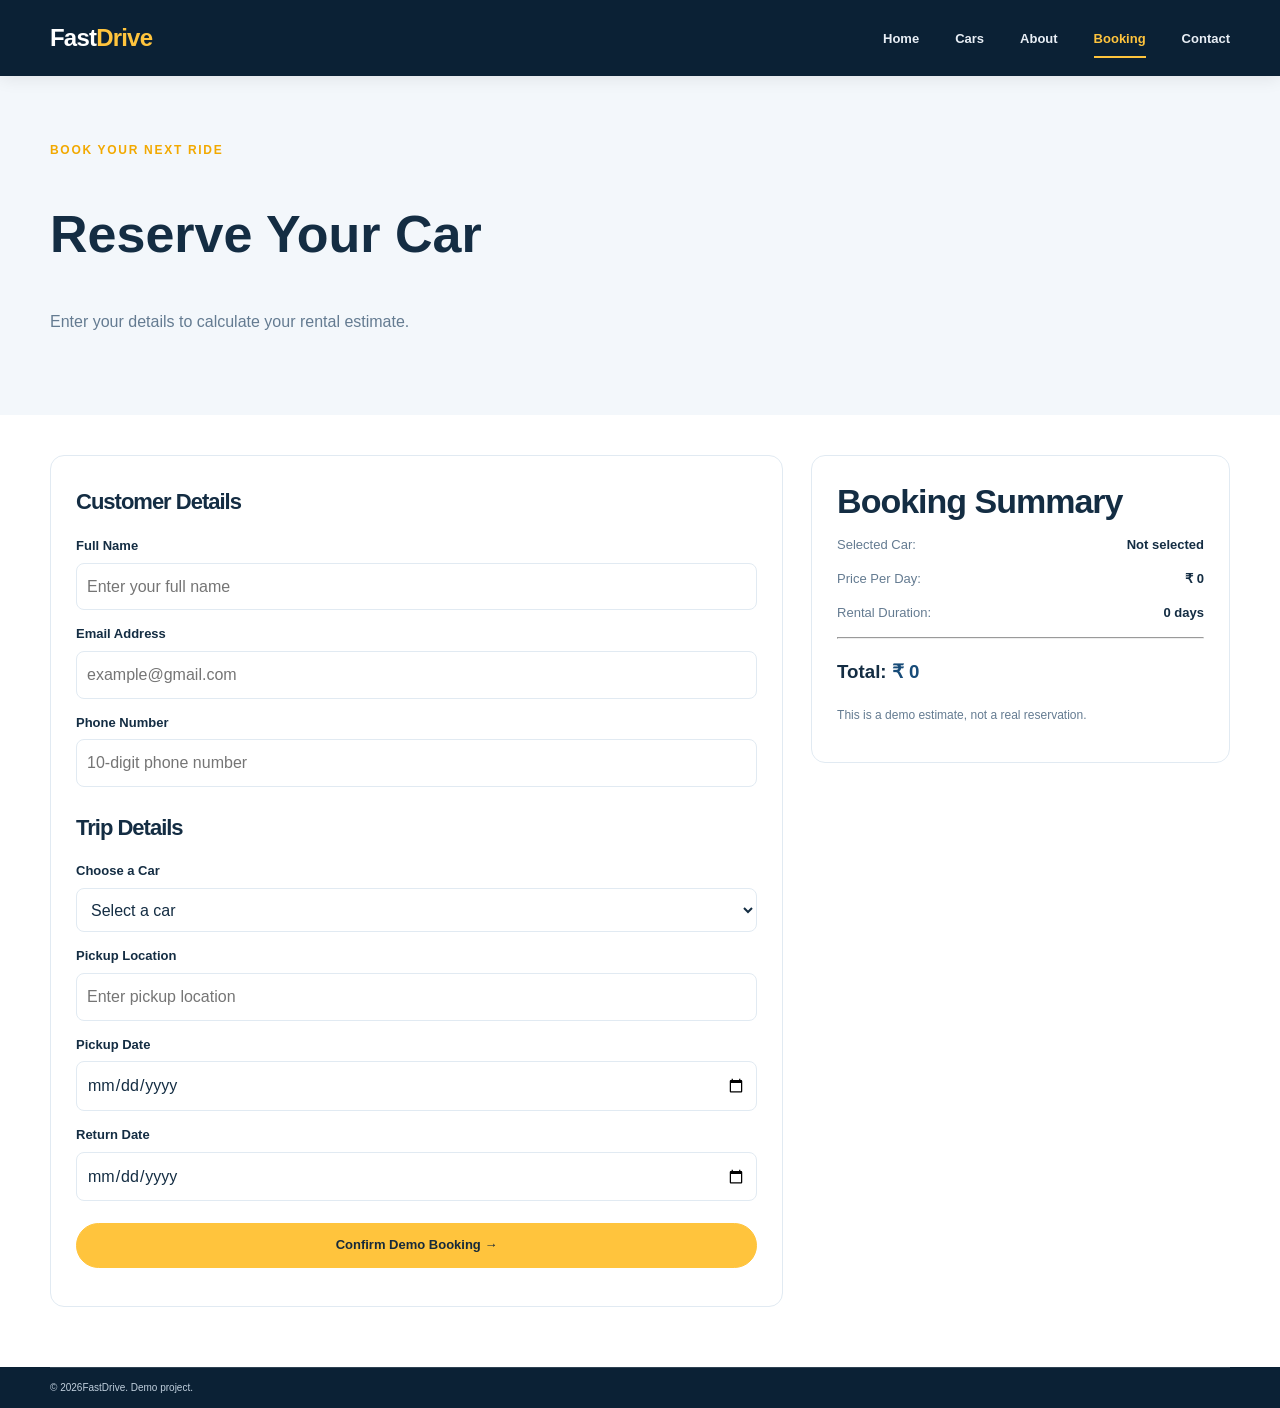
<file: booking.html>
<!DOCTYPE html>
<html lang="en">
<head>
    <meta charset="UTF-8">
    <meta name="viewport" content="width=device-width, initial-scale=1.0">
    <title>Book Your Car |FastDrive</title>

    <link rel="stylesheet" href="css/style.css">
    <link rel="stylesheet" href="css/pages.css">

    <!-- Load car data before booking.js -->
    <script src="js/data.js" defer></script>
    <script src="js/shared.js" defer></script>
    <script src="js/booking.js" defer></script>
</head>
<body>

<header class="site-header">
    <nav class="navbar container">
        <a class="brand" href="index.html">
            <strong>Fast<span>Drive</span></strong>
        </a>

        <button class="menu-toggle" id="menuToggle"
                aria-label="Toggle navigation">☰</button>

        <div class="nav-links" id="navLinks">
            <a href="index.html">Home</a>
            <a href="cars.html">Cars</a>
            <a href="about.html">About</a>
            <a class="active" href="booking.html">Booking</a>
            <a href="contact.html">Contact</a>
        </div>
    </nav>
</header>

<main>
    <section class="booking-heading">
        <div class="container">
            <p class="eyebrow">BOOK YOUR NEXT RIDE</p>
            <h1>Reserve Your Car</h1>
            <p>Enter your details to calculate your rental estimate.</p>
        </div>
    </section>

    <section class="container booking-layout">
        <form id="bookingForm" class="booking-form">

            <h2>Customer Details</h2>

            <label for="fullName">Full Name</label>
            <input type="text" id="fullName" required
                   placeholder="Enter your full name">
            <small class="error" id="nameError"></small>

            <label for="email">Email Address</label>
            <input type="email" id="email" required
                   placeholder="example@gmail.com">
            <small class="error" id="emailError"></small>

            <label for="phone">Phone Number</label>
            <input type="tel" id="phone" required maxlength="10"
                   inputmode="numeric" placeholder="10-digit phone number">
            <small class="error" id="phoneError"></small>

            <h2>Trip Details</h2>

            <label for="carSelect">Choose a Car</label>
            <select id="carSelect" required>
                <option value="">Select a car</option>
            </select>
            <small class="error" id="carError"></small>

            <label for="pickupLocation">Pickup Location</label>
            <input type="text" id="pickupLocation" required
                   placeholder="Enter pickup location">

            <label for="pickupDate">Pickup Date</label>
            <input type="date" id="pickupDate" required>
            <small class="error" id="pickupError"></small>

            <label for="returnDate">Return Date</label>
            <input type="date" id="returnDate" required>
            <small class="error" id="returnError"></small>

            <button type="submit" class="button">
                Confirm Demo Booking →
            </button>

            <p id="bookingMessage" role="status" aria-live="polite"></p>
        </form>

        <aside class="booking-summary">
            <h2>Booking Summary</h2>
            <p>Selected Car: <strong id="summaryCar">Not selected</strong></p>
            <p>Price Per Day: <strong id="dailyPrice">₹ 0</strong></p>
            <p>Rental Duration: <strong id="rentalDays">0 days</strong></p>
            <hr>
            <h3>Total: <span id="totalPrice">₹ 0</span></h3>
            <p class="summary-note">
                This is a demo estimate, not a real reservation.
            </p>
        </aside>
    </section>
</main>

<footer class="site-footer">
    <div class="container footer-bottom">
        <p>© <span id="year"></span>FastDrive. Demo project.</p>
    </div>
</footer>

</body>
</html>
</file>
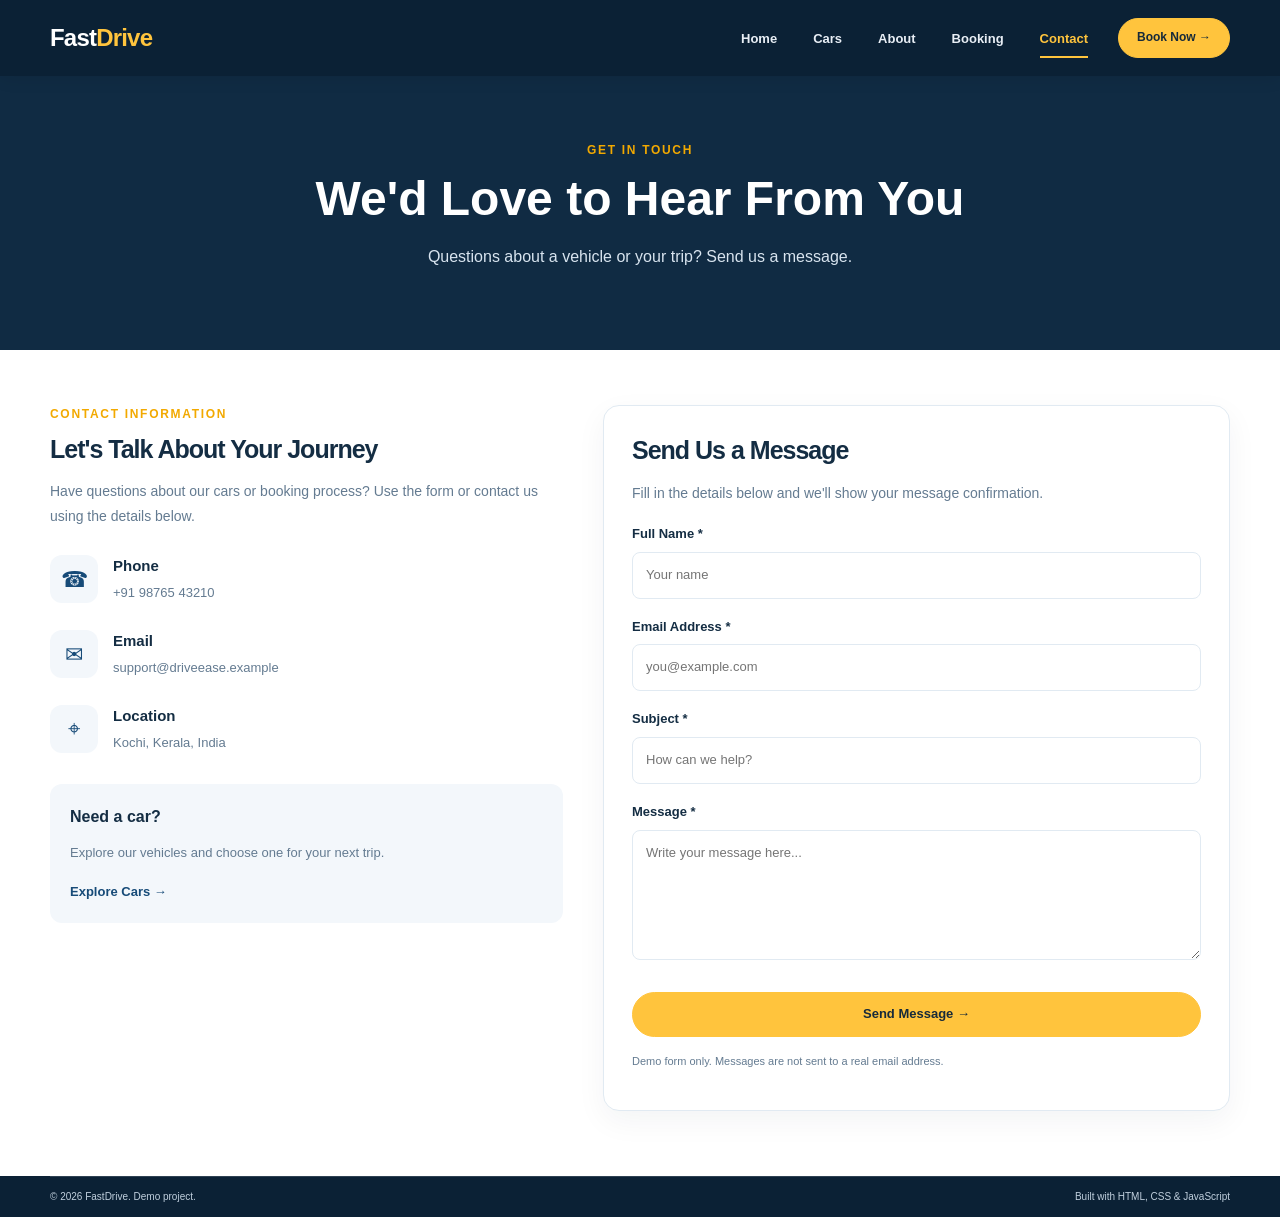
<file: contact.html>
<!DOCTYPE html>
<html lang="en">
<head>
    <meta charset="UTF-8">
    <meta name="viewport" content="width=device-width, initial-scale=1.0">
    <title>Contact Us | FastDrive</title>

    <link rel="stylesheet" href="css/style.css">
    <link rel="stylesheet" href="css/pages.css">

    <script src="js/shared.js" defer></script>
    <script src="js/contact.js" defer></script>
</head>
<body>

<header class="site-header">
    <nav class="navbar container" aria-label="Main navigation">
        <a class="brand" href="index.html">
            <strong>Fast<span>Drive</span></strong>
        </a>

        <button class="menu-toggle" id="menuToggle"
                aria-label="Toggle navigation"
                aria-expanded="false">☰</button>

        <div class="nav-links" id="navLinks">
            <a href="index.html">Home</a>
            <a href="cars.html">Cars</a>
            <a href="about.html">About</a>
            <a href="booking.html">Booking</a>
            <a class="active" href="contact.html">Contact</a>
        </div>

        <a href="booking.html" class="button button-small">Book Now →</a>
    </nav>
</header>

<main>
    <section class="contact-hero">
        <div class="container">
            <p class="eyebrow">GET IN TOUCH</p>
            <h1>We'd Love to Hear From You</h1>
            <p>Questions about a vehicle or your trip? Send us a message.</p>
        </div>
    </section>

    <section class="container contact-layout">

        <div class="contact-info">
            <p class="eyebrow">CONTACT INFORMATION</p>
            <h2>Let's Talk About Your Journey</h2>
            <p class="contact-description">
                Have questions about our cars or booking process?
                Use the form or contact us using the details below.
            </p>

            <article class="contact-item">
                <span class="contact-icon">☎</span>
                <div>
                    <h3>Phone</h3>
                    <p>+91 98765 43210</p>
                </div>
            </article>

            <article class="contact-item">
                <span class="contact-icon">✉</span>
                <div>
                    <h3>Email</h3>
                    <p>support@driveease.example</p>
                </div>
            </article>

            <article class="contact-item">
                <span class="contact-icon">⌖</span>
                <div>
                    <h3>Location</h3>
                    <p>Kochi, Kerala, India</p>
                </div>
            </article>

            <div class="contact-note">
                <strong>Need a car?</strong>
                <p>Explore our vehicles and choose one for your next trip.</p>
                <a href="cars.html" class="text-link">Explore Cars →</a>
            </div>
        </div>

        <form class="contact-form" id="contactForm" novalidate>
            <h2>Send Us a Message</h2>
            <p class="contact-description">
                Fill in the details below and we'll show your message
                confirmation.
            </p>

            <label for="contactName">Full Name *</label>
            <input type="text" id="contactName" name="name"
                   placeholder="Your name" autocomplete="name" required>
            <small class="error" id="contactNameError"></small>

            <label for="contactEmail">Email Address *</label>
            <input type="email" id="contactEmail" name="email"
                   placeholder="you@example.com"
                   autocomplete="email" required>
            <small class="error" id="contactEmailError"></small>

            <label for="contactSubject">Subject *</label>
            <input type="text" id="contactSubject" name="subject"
                   placeholder="How can we help?" required>
            <small class="error" id="contactSubjectError"></small>

            <label for="contactMessage">Message *</label>
            <textarea id="contactMessage" name="message" rows="5"
                      placeholder="Write your message here..."
                      required></textarea>
            <small class="error" id="contactMessageError"></small>

            <button type="submit" class="button contact-submit">
                Send Message →
            </button>

            <p id="contactSuccess" class="contact-success"
               role="status" aria-live="polite" hidden></p>

            <p class="form-note">
                Demo form only. Messages are not sent to a real email address.
            </p>
        </form>
    </section>
</main>

<footer class="site-footer">
    <div class="container footer-bottom">
        <p>© <span id="year"></span> FastDrive. Demo project.</p>
        <p>Built with HTML, CSS & JavaScript</p>
    </div>
</footer>

<button class="back-to-top" id="backToTop"
        aria-label="Back to top">↑</button>

</body>
</html>
</file>
<file: css/style.css>
/* DriveEase homepage — responsive styles */
:root {
  
  --navy: #102b43;
  --navy-deep: #0b2135;
  --blue: #174b78;
  --yellow: #ffc43d;
  --yellow-hover: #f4b51e;
  --text: #142d43;
  --muted: #647b91;
  --bg: #ffffff;
  --soft: #f3f7fb;
  --card: #ffffff;
  --border: #e1eaf2;
  --shadow: 0 12px 34px rgba(14, 42, 66, .10);
}
* { box-sizing: border-box; }
html { scroll-behavior: smooth; scroll-padding-top: 90px; }
body { margin: 0; font-family: "Inter", Arial, sans-serif; color: var(--text); background: var(--bg); line-height: 1.6; }
a { color: inherit; text-decoration: none; }
button, input, select { font: inherit; }
button, a, input, select { -webkit-tap-highlight-color: transparent; }
button:focus-visible, a:focus-visible, input:focus-visible, select:focus-visible, summary:focus-visible { outline: 3px solid #4b9ee8; outline-offset: 3px; }
.container { width: min(1180px, calc(100% - 48px)); margin-inline: auto; }
.site-header { position: sticky; top: 0; z-index: 20; color: #fff; background: var(--navy-deep); box-shadow: 0 3px 16px rgba(0,0,0,.08); }
.navbar { min-height: 76px; display: flex; align-items: center; gap: 30px; }
.brand { display: inline-flex; align-items: center; gap: 10px; flex-shrink: 0; }
.brand-icon { font-size: 32px; line-height: 1; }
.brand strong { display: block; font-size: 24px; letter-spacing: -.8px; line-height: 1.15; }
.brand strong span { color: var(--yellow); }
.brand small { display: block; font-size: 10px; color: #d5e0eb; letter-spacing: .8px; }
.nav-links { display: flex; justify-content: center; align-items: center; gap: clamp(18px, 3vw, 36px); margin-left: auto; }
.nav-links a { position: relative; padding: 27px 0 24px; font-size: 13px; font-weight: 600; color: #e8eef5; transition: color .2s; }
.nav-links a:hover, .nav-links a.active { color: var(--yellow); }
.nav-links a.active::after { content: ""; position: absolute; left: 0; right: 0; bottom: 16px; height: 2px; background: var(--yellow); }
.nav-actions { display: flex; align-items: center; gap: 14px; }
.theme-toggle, .menu-toggle { border: 0; cursor: pointer; color: white; background: rgba(255,255,255,.12); border-radius: 50%; width: 38px; height: 38px; }
.menu-toggle { display: none; font-size: 20px; }
.button { display: inline-flex; align-items: center; justify-content: center; gap: 10px; min-height: 44px; padding: 11px 22px; border: 1px solid var(--yellow); border-radius: 999px; color: #172a3a; background: var(--yellow); font-weight: 800; font-size: 13px; cursor: pointer; transition: transform .2s, background .2s, box-shadow .2s; }
.button:hover { background: var(--yellow-hover); transform: translateY(-2px); box-shadow: 0 8px 20px rgba(255,196,61,.25); }
.button-small { min-height: 38px; padding: 9px 18px; font-size: 12px; }
.hero { min-height: 420px; position: relative; overflow: hidden; color: #fff; background: #1a354a url("https://images.unsplash.com/photo-1503376780353-7e6692767b70?auto=format&fit=crop&w=2000&q=85") center 55% / cover no-repeat; }
.hero-shade { position: absolute; inset: 0; background: linear-gradient(90deg, rgba(7,27,44,.92) 0%, rgba(7,27,44,.70) 38%, rgba(7,27,44,.08) 78%), linear-gradient(0deg, rgba(7,27,44,.2), transparent 50%); }
.hero-content { position: relative; z-index: 1; padding-top: 66px; padding-bottom: 76px; }
.eyebrow { margin: 0 0 8px; color: #f2a900; font-size: 12px; font-weight: 800; letter-spacing: 1.7px; }
.hero h1 { margin: 0; max-width: 540px; font-size: clamp(38px, 5vw, 62px); font-weight: 800; line-height: 1.05; letter-spacing: -2px; }
.hero h1 span { color: var(--yellow); }
.hero-copy { margin: 18px 0 24px; color: #eef3f7; font-size: 15px; }
.hero-buttons { display: flex; align-items: center; gap: 22px; flex-wrap: wrap; }
.text-link { display: inline-flex; align-items: center; gap: 8px; color: var(--blue); font-size: 13px; font-weight: 800; }
.text-link:hover { color: #2675b7; }
.light-link { color: #fff; }
.light-link:hover { color: var(--yellow); }
.hero-dots { display: flex; gap: 8px; margin-top: 34px; }
.dot { width: 7px; height: 7px; border-radius: 50%; background: rgba(255,255,255,.7); }
.dot.active { width: 22px; border-radius: 8px; background: var(--yellow); }
.hero-next { position: absolute; right: max(24px, calc((100vw - 1180px) / 2)); top: 46%; display: grid; place-items: center; width: 42px; height: 42px; border-radius: 50%; background: rgba(255,255,255,.18); color: white; font-size: 32px; }
.search-wrap { position: relative; z-index: 3; margin-top: -30px; }
.search-panel { display: grid; grid-template-columns: 1.15fr 1fr 1fr .9fr auto; align-items: center; gap: 4px; padding: 10px; border: 1px solid rgba(223,233,242,.9); border-radius: 18px; background: var(--card); box-shadow: var(--shadow); }
.search-field { display: flex; align-items: center; gap: 11px; min-width: 0; min-height: 54px; padding: 7px 12px; border-right: 1px solid var(--border); }
.field-icon { color: var(--blue); font-size: 23px; flex-shrink: 0; }
.field-content { display: flex; flex-direction: column; width: 100%; min-width: 0; }
.field-label { font-size: 10px; font-weight: 800; color: var(--text); }
.search-field input, .search-field select { width: 100%; min-width: 0; padding: 2px 0; border: 0; outline: none; color: var(--muted); background: transparent; font-size: 12px; }
.search-field input:focus, .search-field select:focus { outline: none; }
.search-field input[type="date"] { font-size: 11px; }
.search-button { border-radius: 13px; min-height: 48px; white-space: nowrap; }
.search-button span { font-size: 23px; line-height: .8; }
.form-message { min-height: 4px; margin: 6px 8px 0; color: #b45309; font-size: 12px; }
.section { padding-top: 54px; padding-bottom: 54px; }
.section-heading { display: flex; justify-content: space-between; align-items: end; gap: 24px; margin-bottom: 24px; }
.section-heading .eyebrow { margin-bottom: 2px; }
h2 { margin: 0; color: var(--text); font-size: clamp(26px, 3vw, 34px); line-height: 1.2; letter-spacing: -1px; }
.section-subtitle { margin: 8px 0 0; color: var(--muted); font-size: 13px; }
.section-heading > .text-link { margin-bottom: 6px; }
.car-grid { display: grid; grid-template-columns: repeat(4, minmax(0, 1fr)); gap: 18px; }
.car-card { overflow: hidden; min-width: 0; border: 1px solid var(--border); border-radius: 13px; background: var(--card); transition: transform .25s, box-shadow .25s; }
.car-card:hover { transform: translateY(-5px); box-shadow: var(--shadow); }
.car-image-wrap { position: relative; height: 170px; overflow: hidden; background: var(--soft); }
.car-image { width: 100%; height: 100%; object-fit: cover; transition: transform .4s; }
.car-card:hover .car-image { transform: scale(1.04); }
.car-badge { position: absolute; top: 12px; left: 12px; padding: 4px 10px; border-radius: 20px; color: white; background: #3984d5; font-size: 10px; font-weight: 800; }
.car-card:nth-child(2) .car-badge { background: #35a66c; }
.car-card:nth-child(3) .car-badge { background: #8a65cc; }
.car-card:nth-child(4) .car-badge { background: #ed7b32; }
.car-card:nth-child(5) .car-badge { background: #11e7f7; }
.car-card:nth-child(6) .car-badge { background: #df0f0f; }
.car-card:nth-child(7) .car-badge { background: #6f016f; }
.car-card:nth-child(8) .car-badge { background: #a3ce06; }
.car-body { padding: 14px; }
.car-body h3 { margin: 0 0 10px; font-size: 15px; }
.car-specs { display: flex; flex-wrap: wrap; gap: 7px 12px; color: var(--muted); font-size: 10px; }
.car-price { margin: 13px 0; font-size: 17px; font-weight: 800; }
.car-price small { font-size: 11px; font-weight: 500; }
.car-body .button { width: 100%; min-height: 38px; border-radius: 9px; padding: 8px 12px; font-size: 11px; }
.empty-state { color: var(--muted); text-align: center; padding: 24px; }
.benefits { background: var(--soft); border-block: 1px solid var(--border); }
.benefit-grid { display: grid; grid-template-columns: repeat(4, 1fr); padding-block: 28px; }
.benefit { display: flex; align-items: center; gap: 14px; padding: 8px 22px; border-right: 1px solid var(--border); }
.benefit:first-child { padding-left: 0; }
.benefit:last-child { border-right: 0; }
.benefit-icon { display: grid; place-items: center; width: 54px; height: 54px; flex-shrink: 0; border-radius: 50%; color: var(--blue); background: #e0ebf5; font-size: 22px; }
.benefit h3 { margin: 0 0 3px; font-size: 12px; }
.benefit p { margin: 0; color: var(--muted); font-size: 10px; }
.testimonials { padding-top: 52px; padding-bottom: 56px; }
.testimonial-grid { display: grid; grid-template-columns: repeat(3, 1fr); gap: 18px; }
.testimonial-card { padding: 20px; border: 1px solid var(--border); border-radius: 12px; background: var(--card); box-shadow: 0 4px 14px rgba(15,42,65,.03); }
.customer { display: flex; align-items: center; gap: 12px; }
.avatar { display: grid; place-items: center; width: 44px; height: 44px; border-radius: 50%; color: #fff; background: var(--blue); font-size: 12px; font-weight: 800; }
.avatar-two { background: #a55e4b; }
.avatar-three { background: #497d68; }
.customer h3 { margin: 0; font-size: 12px; }
.stars { margin: 2px 0 0; color: #f5ad13; letter-spacing: 2px; font-size: 14px; }
.testimonial-card > p { margin: 16px 0 0; color: var(--muted); font-size: 12px; line-height: 1.8; }
.faq-section { padding: 48px 0; background: var(--soft); border-top: 1px solid var(--border); }
.faq-layout { display: grid; grid-template-columns: .85fr 1.15fr; gap: 56px; align-items: start; }
.faq-intro h2 { max-width: 360px; }
.faq-intro .section-subtitle { margin-bottom: 20px; }
.button-outline { color: var(--blue); background: transparent; border-color: var(--blue); }
.button-outline:hover { color: white; background: var(--blue); }
.faq-list { display: grid; gap: 9px; }
.faq-list details { overflow: hidden; border: 1px solid var(--border); border-radius: 9px; background: var(--card); }
.faq-list summary { position: relative; padding: 14px 42px 14px 16px; cursor: pointer; list-style: none; font-size: 12px; font-weight: 700; }
.faq-list summary::-webkit-details-marker { display: none; }
.faq-list summary::after { content: "+"; position: absolute; right: 16px; top: 9px; color: var(--blue); font-size: 20px; }
.faq-list details[open] summary::after { content: "−"; }
.faq-list details p { margin: 0; padding: 0 16px 15px; color: var(--muted); font-size: 12px; }
.site-footer { color: #e5edf5; background: var(--navy-deep); }
.footer-grid { display: grid; grid-template-columns: 1.25fr .8fr 1.2fr .7fr; gap: 42px; padding-top: 38px; padding-bottom: 30px; }
.footer-brand p, .site-footer p { color: #c0cfdd; font-size: 11px; }
.footer-grid h3 { margin: 0 0 12px; color: white; font-size: 12px; }
.footer-grid > div:not(.footer-brand) > a { display: block; margin: 5px 0; color: #c0cfdd; font-size: 11px; }
.footer-grid a:hover { color: var(--yellow); }
.footer-grid .brand strong { font-size: 21px; }
.footer-grid .brand-icon { font-size: 27px; }
.footer-grid .brand small { font-size: 9px; }
.social-links { display: flex; gap: 9px; }
.social-links a { display: grid; place-items: center; width: 32px; height: 32px; border-radius: 50%; color: white; background: rgba(255,255,255,.12); font-size: 14px; }
.footer-bottom { display: flex; justify-content: space-between; gap: 20px; border-top: 1px solid rgba(255,255,255,.15); padding-block: 12px; }
.footer-bottom p { margin: 0; font-size: 10px; }
.back-to-top { position: fixed; right: 22px; bottom: 22px; z-index: 10; display: none; width: 44px; height: 44px; border: 0; border-radius: 50%; color: var(--navy-deep); background: var(--yellow); font-size: 22px; cursor: pointer; box-shadow: 0 5px 18px rgba(0,0,0,.15); }
.back-to-top.visible { display: block; }
body.dark-mode { --text: #e8f0f7; --muted: #afc0d0; --bg: #0c1d2c; --soft: #11283b; --card: #142d42; --border: #294258; --blue: #7dbcf2; --shadow: 0 12px 34px rgba(0,0,0,.25); }
body.dark-mode .benefit-icon { background: #203e57; color: #c4e2ff; }
body.dark-mode .search-field input, body.dark-mode .search-field select { color: #d1deea; color-scheme: dark; }
body.dark-mode .car-badge { color: white; }
body.dark-mode .button-outline { color: #b6d9f6; border-color: #7dbcf2; }
body.dark-mode .button-outline:hover { color: #0c1d2c; background: #7dbcf2; }



@media (max-width: 1000px) {
  .navbar { gap: 18px; }
  .nav-links { gap: 18px; }
  .brand strong { font-size: 21px; }
  .search-panel { grid-template-columns: repeat(2, 1fr); }
  .search-field { border-right: 0; border-bottom: 1px solid var(--border); }
  .search-button { grid-column: 1 / -1; }
  .car-grid { grid-template-columns: repeat(2, minmax(0, 1fr)); }
  .car-image-wrap { height: 220px; }
  .benefit-grid { grid-template-columns: repeat(2, 1fr); row-gap: 18px; }
  .benefit:nth-child(2) { border-right: 0; }
  .benefit:nth-child(3) { padding-left: 0; }
  .footer-grid { gap: 24px; }
}
@media (max-width: 720px) {
  .container { width: min(100% - 32px, 560px); }
  .navbar { min-height: 68px; gap: 12px; }
  .brand-icon { font-size: 27px; }
  .brand strong { font-size: 20px; }
  .brand small { font-size: 9px; }
  .menu-toggle { display: block; margin-left: auto; }
  .nav-actions { gap: 8px; }
  .nav-actions .button { display: none; }
  .nav-links { position: absolute; top: 68px; left: 0; right: 0; display: none; flex-direction: column; align-items: stretch; gap: 0; padding: 8px 20px 16px; background: var(--navy-deep); box-shadow: 0 12px 18px rgba(0,0,0,.18); }
  .nav-links.open { display: flex; }
  .nav-links a { padding: 12px 8px; }
  .nav-links a.active::after { left: 8px; right: auto; bottom: 5px; width: 28px; }
  .hero { min-height: 420px; background-position: 61% center; }
  .hero-shade { background: linear-gradient(90deg, rgba(7,27,44,.92), rgba(7,27,44,.54) 75%, rgba(7,27,44,.22)); }
  .hero-content { padding-top: 55px; padding-bottom: 66px; }
  .hero h1 { font-size: clamp(40px, 11vw, 56px); letter-spacing: -1.5px; }
  .hero-copy { font-size: 13px; max-width: 330px; }
  .desktop-break { display: none; }
  .hero-next { display: none; }
  .search-wrap { margin-top: -25px; }
  .search-panel { padding: 10px; grid-template-columns: 1fr 1fr; border-radius: 14px; }
  .search-field { padding: 8px 6px; gap: 8px; }
  .field-icon { font-size: 19px; }
  .field-label { font-size: 10px; }
  .search-field input, .search-field select { font-size: 11px; }
  .search-field input[type="date"] { max-width: 100%; font-size: 10px; }
  .type-field { grid-column: 1 / -1; }
  .search-button { grid-column: 1 / -1; }
  .section { padding-top: 40px; padding-bottom: 40px; }
  .section-heading { align-items: start; }
  .section-heading > .text-link { margin-top: 28px; white-space: nowrap; font-size: 11px; }
  .section-subtitle { font-size: 12px; }
  .car-grid { gap: 12px; }
  .car-image-wrap { height: 150px; }
  .car-body { padding: 11px; }
  .car-body h3 { font-size: 13px; }
  .car-specs { gap: 5px 8px; font-size: 9px; }
  .car-price { font-size: 15px; }
  .benefit-grid { padding-block: 22px; }
  .benefit { gap: 10px; padding: 8px 10px; }
  .benefit-icon { width: 42px; height: 42px; font-size: 18px; }
  .benefit h3 { font-size: 11px; }
  .benefit p { font-size: 9px; }
  .testimonial-grid { grid-template-columns: 1fr; }
  .testimonial-card { padding: 17px; }
  .faq-layout { grid-template-columns: 1fr; gap: 26px; }
  .faq-section { padding-block: 38px; }
  .footer-grid { grid-template-columns: repeat(2, minmax(0, 1fr)); gap: 26px 18px; }
}
@media (max-width: 400px) {
  .container { width: calc(100% - 24px); }
  .brand { gap: 6px; }
  .brand strong { font-size: 18px; }
  .theme-toggle { width: 34px; height: 34px; }
  .hero h1 { font-size: 39px; }
  .hero-buttons { gap: 14px; }
  .hero-buttons .button { padding-inline: 16px; }
  .car-grid { grid-template-columns: 1fr; }
  .car-image-wrap { height: 205px; }
  .benefit-grid { grid-template-columns: 1fr; }
  .benefit, .benefit:first-child, .benefit:nth-child(3) { padding: 8px 0; border-right: 0; }
  .footer-grid { grid-template-columns: 1fr 1fr; }
  .footer-bottom { flex-direction: column; gap: 4px; }
}
@media (prefers-reduced-motion: reduce) {
  *, *::before, *::after { scroll-behavior: auto !important; transition-duration: .01ms !important; animation-duration: .01ms !important; }
}
</file>
<file: css/pages.css>
/* About page */
.about-hero,
.booking-heading {
    padding: 65px 0;
    background: var(--navy, #102b43);
    color: white;
}

.about-hero h1,
.booking-heading h1 {
    font-size: clamp(32px, 5vw, 52px);
    line-height: 1.2;
}

.about-hero h1 span {
    color: var(--yellow, #ffc43d);
}

.about-hero p:not(.eyebrow),
.booking-heading p:not(.eyebrow) {
    color: #d9e4ee;
}

.about-intro {
    display: grid;
    grid-template-columns: 1fr 1fr;
    gap: 36px;
    align-items: center;
    padding-block: 60px;
}

.about-intro > div:first-child > p:not(.eyebrow) {
    color: var(--muted, #647b91);
    line-height: 1.8;
}

.about-image img {
    width: 100%;
    min-height: 260px;
    max-height: 360px;
    object-fit: cover;
    border-radius: 14px;
}

.values-section {
    padding-block: 50px;
    background: var(--soft, #f3f7fb);
}

.center-heading {
    text-align: center;
    margin-bottom: 28px;
}

.center-heading h2 {
    color: var(--text, #142d43);
}

.value-grid {
    display: grid;
    grid-template-columns: repeat(3, 1fr);
    gap: 20px;
}

.value-card {
    padding: 24px;
    border: 1px solid var(--border, #e1eaf2);
    border-radius: 12px;
    background: var(--card, #fff);
}

.value-card p {
    color: var(--muted, #647b91);
    line-height: 1.7;
    font-size: 14px;
}

.about-cta {
    padding: 45px 0;
    text-align: center;
}

/* Booking page */
.booking-heading {
    background: var(--soft, #f3f7fb);
    color: var(--text, #142d43);
}

.booking-heading p:not(.eyebrow) {
    color: var(--muted, #647b91);
}

.booking-layout {
    display: grid;
    grid-template-columns: 1.4fr 0.8fr;
    align-items: start;
    gap: 28px;
    padding-block: 40px 60px;
}

.booking-form,
.booking-summary {
    padding: 25px;
    border: 1px solid var(--border, #e1eaf2);
    border-radius: 14px;
    background: var(--card, #fff);
}

.booking-form h2 {
    margin: 8px 0 20px;
    font-size: 22px;
}

.booking-form h2:not(:first-child) {
    margin-top: 28px;
}

.booking-form label {
    display: block;
    margin: 14px 0 6px;
    font-size: 13px;
    font-weight: 600;
}

.booking-form input,
.booking-form select {
    display: block;
    width: 100%;
    min-height: 44px;
    padding: 10px;
    border: 1px solid var(--border, #e1eaf2);
    border-radius: 8px;
    background: var(--bg, #fff);
    color: var(--text, #142d43);
}

.booking-form input:focus,
.booking-form select:focus {
    outline: 2px solid #7dbcf2;
}

.booking-form .button {
    width: 100%;
    margin-top: 22px;
}

.error {
    display: block;
    color: #d33d3d;
    font-size: 12px;
}

.booking-summary {
    position: sticky;
    top: 100px;
}

.booking-summary p {
    display: flex;
    justify-content: space-between;
    gap: 10px;
    color: var(--muted, #647b91);
    font-size: 13px;
}

.booking-summary strong {
    color: var(--text, #142d43);
    text-align: right;
}

.booking-summary h3 span {
    color: var(--blue, #174b78);
}

.summary-note {
    line-height: 1.6;
    font-size: 12px !important;
}

#bookingMessage {
    line-height: 1.7;
    font-size: 13px;
}

/* =========================
   CONTACT PAGE
========================= */

.contact-hero {
    padding: 65px 0;
    background: var(--navy, #102b43);
    color: white;
    text-align: center;
}

.contact-hero h1 {
    margin: 10px 0;
    font-size: clamp(30px, 5vw, 48px);
    line-height: 1.2;
}

.contact-hero p:not(.eyebrow) {
    color: #d8e4ef;
}

.contact-layout {
    display: grid;
    grid-template-columns: 0.9fr 1.1fr;
    gap: 40px;
    align-items: start;
    padding-top: 55px;
    padding-bottom: 65px;
}

.contact-info h2,
.contact-form h2 {
    font-size: 25px;
    line-height: 1.3;
}

.contact-description {
    color: var(--muted, #647b91);
    font-size: 14px;
    line-height: 1.8;
}

.contact-item {
    display: flex;
    align-items: center;
    gap: 15px;
    margin-top: 25px;
}

.contact-icon {
    display: grid;
    place-items: center;
    width: 48px;
    height: 48px;
    flex-shrink: 0;
    border-radius: 12px;
    color: var(--blue, #174b78);
    background: var(--soft, #f1f6fa);
    font-size: 22px;
}

.contact-item h3 {
    margin: 0 0 5px;
    font-size: 15px;
}

.contact-item p {
    margin: 0;
    color: var(--muted, #647b91);
    font-size: 13px;
    overflow-wrap: anywhere;
}

.contact-note {
    margin-top: 30px;
    padding: 20px;
    border-radius: 12px;
    background: var(--soft, #f1f6fa);
}

.contact-note p {
    color: var(--muted, #647b91);
    font-size: 13px;
    line-height: 1.7;
}

.text-link {
    color: var(--blue, #174b78);
    font-weight: 700;
    text-decoration: none;
}

.text-link:hover {
    text-decoration: underline;
}

.contact-form {
    padding: 28px;
    border: 1px solid var(--border, #e1eaf2);
    border-radius: 16px;
    background: var(--card, #fff);
    box-shadow: 0 10px 30px rgba(15, 42, 65, 0.05);
}

.contact-form label {
    display: block;
    margin: 18px 0 7px;
    font-size: 13px;
    font-weight: 600;
}

.contact-form input,
.contact-form textarea {
    width: 100%;
    padding: 12px 13px;
    border: 1px solid var(--border, #dce5ed);
    border-radius: 8px;
    color: var(--text, #142d43);
    background: var(--bg, #fff);
    font: inherit;
    font-size: 13px;
    box-sizing: border-box;
}

.contact-form textarea {
    resize: vertical;
    min-height: 130px;
}

.contact-form input:focus,
.contact-form textarea:focus {
    outline: 2px solid #7dbcf2;
    outline-offset: 1px;
}

.contact-submit {
    width: 100%;
    margin-top: 20px;
}

.contact-form .error {
    display: block;
    margin-top: 5px;
    color: #d33d3d;
    font-size: 12px;
}

.contact-success {
    padding: 12px;
    margin-top: 15px;
    border-radius: 8px;
    background: #e8f7ed;
    color: #176b35;
    font-size: 13px;
    line-height: 1.6;
}

.form-note {
    color: var(--muted, #647b91);
    font-size: 11px;
    line-height: 1.7;
    margin-top: 15px;
}

@media (max-width: 760px) {
    .contact-layout {
        grid-template-columns: 1fr;
        gap: 28px;
        padding-top: 35px;
        padding-bottom: 40px;
    }

    .contact-hero {
        padding: 45px 15px;
    }

    .contact-form {
        padding: 20px;
    }
}

/* Tablet and mobile */
@media (max-width: 760px) {
    .about-intro,
    .booking-layout {
        grid-template-columns: 1fr;
    }

    .value-grid {
        grid-template-columns: 1fr;
    }

    .booking-summary {
        position: static;
    }

    .about-intro {
        padding-block: 35px;
    }

    .about-hero,
    .booking-heading {
        padding-block: 42px;
    }
}
</file>
